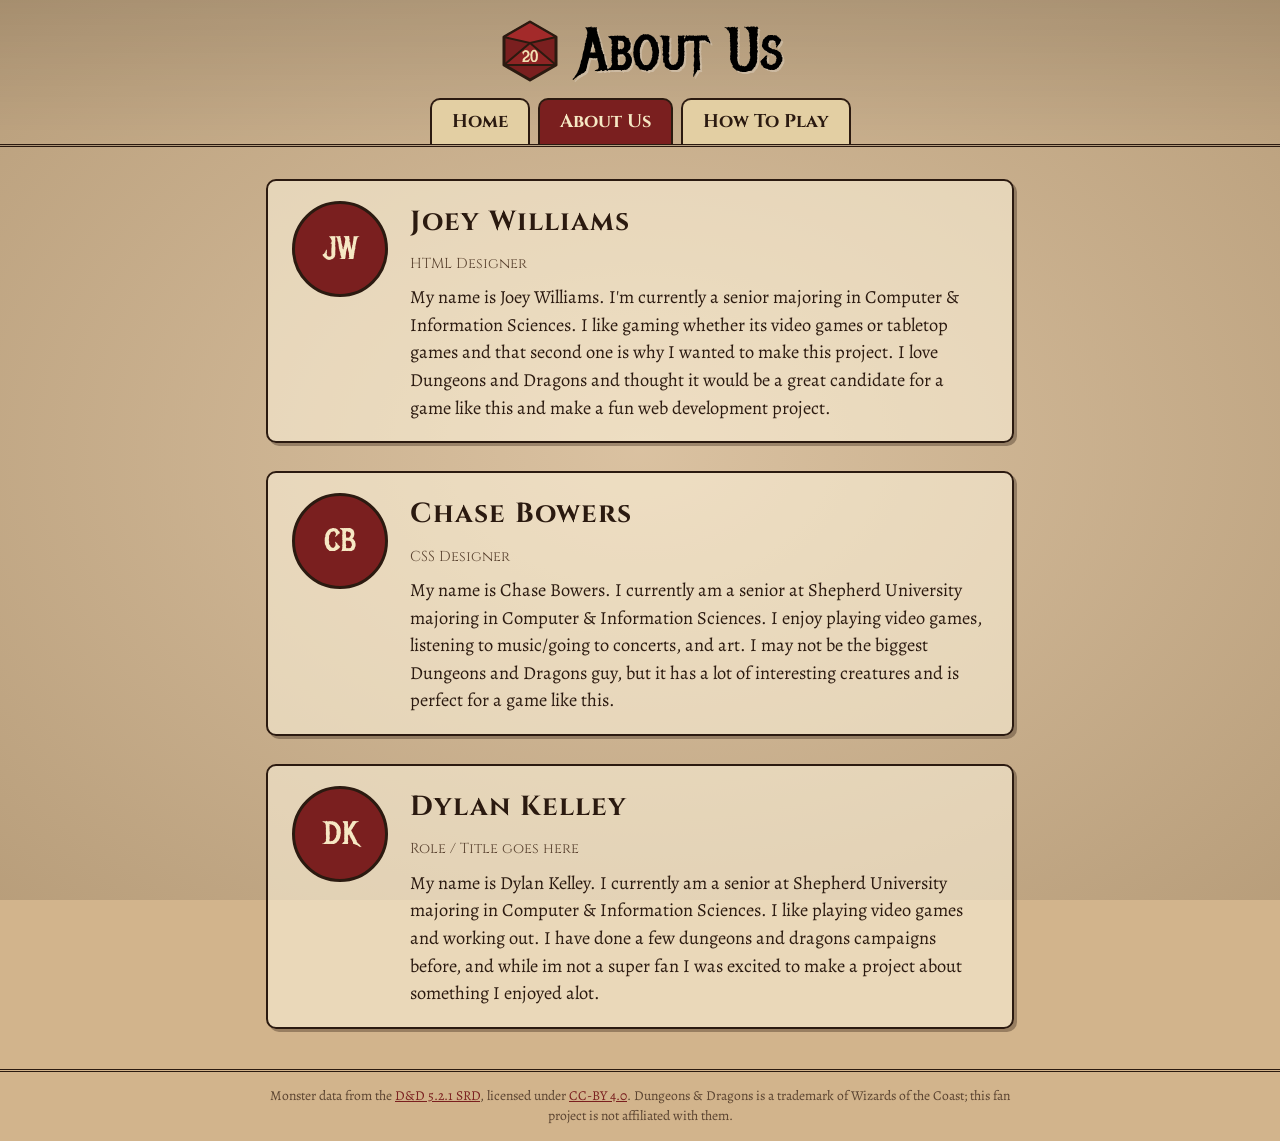
<file: about_us.html>
<!DOCTYPE html>
<html lang="en">
<head>
    <meta charset="UTF-8">
    <meta name="viewport" content="width=device-width, initial-scale=1.0">
    <link rel="preconnect" href="https://fonts.googleapis.com">
    <link rel="preconnect" href="https://fonts.gstatic.com" crossorigin>
    <link href="https://fonts.googleapis.com/css2?family=Alegreya:wght@400;500;700&family=Cinzel:wght@500;700&family=Metal+Mania&display=swap" rel="stylesheet">
    <link rel="stylesheet" href="styles.css">
    <title>About Us</title>
</head>
<body>
    <header class="site-header">
        <div class="brand">
            <svg class="logo" viewBox="0 0 64 64" role="img" aria-label="Dungeons and Dragle d20 logo"><polygon points="32,3 58,18 58,46 32,61 6,46 6,18" fill="#7a1f1f" stroke="#2b1a10" stroke-width="3" stroke-linejoin="round"/><polygon points="32,3 58,18 32,24 6,18" fill="#a32a2a" stroke="#2b1a10" stroke-width="2" stroke-linejoin="round"/><polygon points="32,24 58,46 6,46" fill="#8f2424" stroke="#2b1a10" stroke-width="2" stroke-linejoin="round"/><text x="32" y="43" text-anchor="middle" font-family="Metal Mania, serif" font-size="17" fill="#f3e3b5">20</text></svg>
            <h1>About Us</h1>
        </div>
        <nav class="site-nav" aria-label="Main">
            <ul>
                <li><a href="index.html">Home</a></li>
                <li><a href="about_us.html" aria-current="page">About Us</a></li>
                <li><a href="how_to_play.html">How To Play</a></li>
            </ul>
        </nav>
    </header>
    <main class="page-content">
        <article class="card member">
            <div class="avatar" aria-hidden="true">JW</div>
            <div class="member-body">
                <h2>Joey Williams</h2>
                <p class="role">HTML Designer</p>
                <p>
                    My name is Joey Williams. I'm currently a senior majoring in Computer & Information Sciences. I like gaming whether its video games or tabletop games and that second one is why I wanted to make this project. I love Dungeons and Dragons and thought it would be a great candidate for a game like this and make a fun web development project.
                </p>
            </div>
        </article>

        <article class="card member">
            <div class="avatar" aria-hidden="true">CB</div>
            <div class="member-body">
                <h2>Chase Bowers</h2>
                <p class="role">CSS Designer</p>
                <p>
                    My name is Chase Bowers. I currently am a senior at Shepherd University majoring in Computer & Information Sciences. I enjoy playing video games, listening to music/going to concerts, and art. I may not be the biggest Dungeons and Dragons guy, but it has a lot of interesting creatures and is perfect for a game like this.
                </p>
            </div>
        </article>

        <article class="card member">
            <div class="avatar" aria-hidden="true">DK</div>
            <div class="member-body">
                <h2>Dylan Kelley</h2>
                <p class="role">Role / Title goes here</p>
                <p>
                    My name is Dylan Kelley. I currently am a senior at Shepherd University majoring in Computer & Information Sciences. I like playing video games and working out. I have done a few dungeons and dragons campaigns before, and while im not a super fan I was excited to make a project about something I enjoyed alot.
                </p>
            </div>
        </article>
    </main>
    <footer class="site-footer">
        <p>Monster data from the <a href="https://www.dndbeyond.com/srd" target="_blank" rel="noopener">D&amp;D 5.2.1 SRD</a>, licensed under <a href="https://creativecommons.org/licenses/by/4.0/" target="_blank" rel="noopener">CC-BY 4.0</a>. Dungeons &amp; Dragons is a trademark of Wizards of the Coast; this fan project is not affiliated with them.</p>
    </footer>
</body>
</html>
</file>
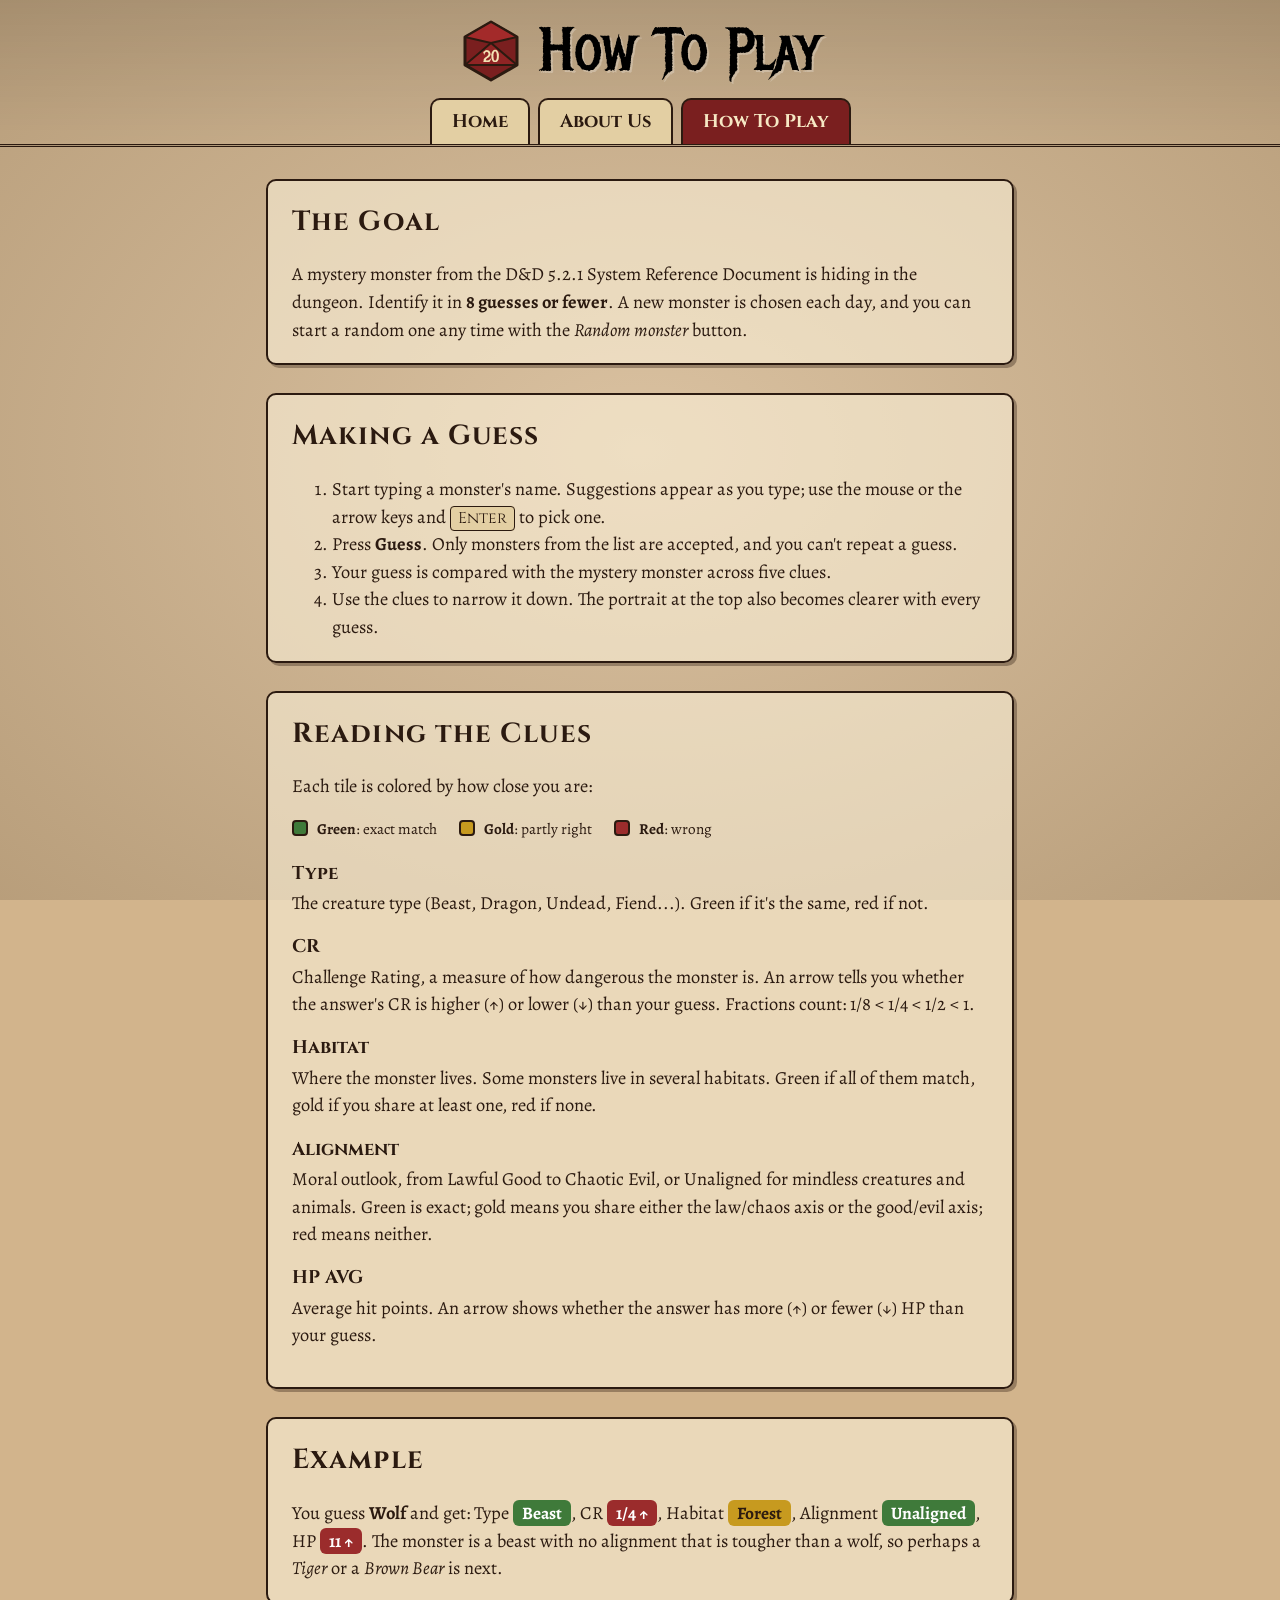
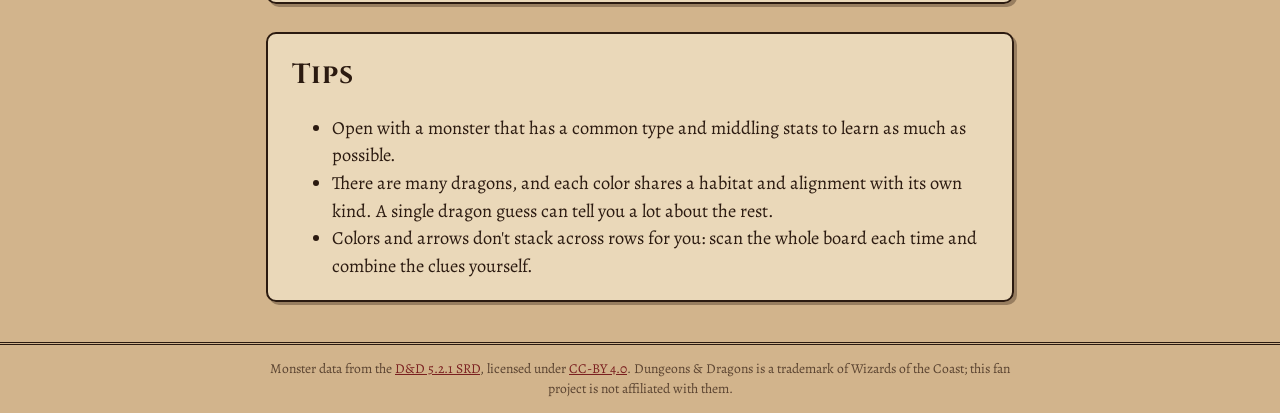
<file: how_to_play.html>
<!DOCTYPE html>
<html lang="en">
<head>
    <meta charset="UTF-8">
    <meta name="viewport" content="width=device-width, initial-scale=1.0">
    <link rel="preconnect" href="https://fonts.googleapis.com">
    <link rel="preconnect" href="https://fonts.gstatic.com" crossorigin>
    <link href="https://fonts.googleapis.com/css2?family=Alegreya:wght@400;500;700&family=Cinzel:wght@500;700&family=Metal+Mania&display=swap" rel="stylesheet">
    <link rel="stylesheet" href="styles.css">
    <title>How To Play</title>
</head>
<body>
    <header class="site-header">
        <div class="brand">
            <svg class="logo" viewBox="0 0 64 64" role="img" aria-label="Dungeons and Dragle d20 logo"><polygon points="32,3 58,18 58,46 32,61 6,46 6,18" fill="#7a1f1f" stroke="#2b1a10" stroke-width="3" stroke-linejoin="round"/><polygon points="32,3 58,18 32,24 6,18" fill="#a32a2a" stroke="#2b1a10" stroke-width="2" stroke-linejoin="round"/><polygon points="32,24 58,46 6,46" fill="#8f2424" stroke="#2b1a10" stroke-width="2" stroke-linejoin="round"/><text x="32" y="43" text-anchor="middle" font-family="Metal Mania, serif" font-size="17" fill="#f3e3b5">20</text></svg>
            <h1>How To Play</h1>
        </div>
        <nav class="site-nav" aria-label="Main">
            <ul>
                <li><a href="index.html">Home</a></li>
                <li><a href="about_us.html">About Us</a></li>
                <li><a href="how_to_play.html" aria-current="page">How To Play</a></li>
            </ul>
        </nav>
    </header>
    <main class="page-content">
        <section class="card">
            <h2>The Goal</h2>
            <p>A mystery monster from the D&amp;D 5.2.1 System Reference Document is hiding in the dungeon. Identify it in <strong>8 guesses or fewer</strong>. A new monster is chosen each day, and you can start a random one any time with the <em>Random monster</em> button.</p>
        </section>

        <section class="card">
            <h2>Making a Guess</h2>
            <ol>
                <li>Start typing a monster's name. Suggestions appear as you type; use the mouse or the arrow keys and <kbd>Enter</kbd> to pick one.</li>
                <li>Press <strong>Guess</strong>. Only monsters from the list are accepted, and you can't repeat a guess.</li>
                <li>Your guess is compared with the mystery monster across five clues.</li>
                <li>Use the clues to narrow it down. The portrait at the top also becomes clearer with every guess.</li>
            </ol>
        </section>

        <section class="card">
            <h2>Reading the Clues</h2>
            <p>Each tile is colored by how close you are:</p>
            <ul class="legend legend-block">
                <li><span class="swatch correct"></span> <strong>Green</strong>: exact match</li>
                <li><span class="swatch close"></span> <strong>Gold</strong>: partly right</li>
                <li><span class="swatch wrong"></span> <strong>Red</strong>: wrong</li>
            </ul>
            <dl class="clues">
                <dt>Type</dt>
                <dd>The creature type (Beast, Dragon, Undead, Fiend...). Green if it's the same, red if not.</dd>
                <dt>CR</dt>
                <dd>Challenge Rating, a measure of how dangerous the monster is. An arrow tells you whether the answer's CR is higher (&uarr;) or lower (&darr;) than your guess. Fractions count: 1/8 &lt; 1/4 &lt; 1/2 &lt; 1.</dd>
                <dt>Habitat</dt>
                <dd>Where the monster lives. Some monsters live in several habitats. Green if all of them match, gold if you share at least one, red if none.</dd>
                <dt>Alignment</dt>
                <dd>Moral outlook, from Lawful Good to Chaotic Evil, or Unaligned for mindless creatures and animals. Green is exact; gold means you share either the law/chaos axis or the good/evil axis; red means neither.</dd>
                <dt>HP AVG</dt>
                <dd>Average hit points. An arrow shows whether the answer has more (&uarr;) or fewer (&darr;) HP than your guess.</dd>
            </dl>
        </section>

        <section class="card">
            <h2>Example</h2>
            <p>You guess <strong>Wolf</strong> and get: Type <span class="pill correct">Beast</span>, CR <span class="pill wrong">1/4 &uarr;</span>, Habitat <span class="pill close">Forest</span>, Alignment <span class="pill correct">Unaligned</span>, HP <span class="pill wrong">11 &uarr;</span>. The monster is a beast with no alignment that is tougher than a wolf, so perhaps a <em>Tiger</em> or a <em>Brown Bear</em> is next.</p>
        </section>

        <section class="card">
            <h2>Tips</h2>
            <ul>
                <li>Open with a monster that has a common type and middling stats to learn as much as possible.</li>
                <li>There are many dragons, and each color shares a habitat and alignment with its own kind. A single dragon guess can tell you a lot about the rest.</li>
                <li>Colors and arrows don't stack across rows for you: scan the whole board each time and combine the clues yourself.</li>
            </ul>
        </section>
    </main>
    <footer class="site-footer">
        <p>Monster data from the <a href="https://www.dndbeyond.com/srd" target="_blank" rel="noopener">D&amp;D 5.2.1 SRD</a>, licensed under <a href="https://creativecommons.org/licenses/by/4.0/" target="_blank" rel="noopener">CC-BY 4.0</a>. Dungeons &amp; Dragons is a trademark of Wizards of the Coast; this fan project is not affiliated with them.</p>
    </footer>
</body>
</html>
</file>
<file: styles.css>
/* ===== Dungeons and Dragle ===== */
:root {
  --parchment: tan;
  --parchment-light: #e3cfa3;
  --ink: #2b1a10;
  --ink-soft: #5a4330;
  --blood: #7a1f1f;
  --blood-dark: #561414;
  --correct: #3f7a3a;
  --close: #c79a1f;
  --wrong: #9b2c2c;
  --card: rgba(255, 246, 222, 0.55);
  --radius: 10px;
  --font-title: 'Metal Mania', 'Cinzel', Georgia, serif;
  --font-label: 'Cinzel', Georgia, serif;
  --font-body: 'Alegreya', Georgia, 'Times New Roman', serif;
}

*, *::before, *::after { box-sizing: border-box; }

html, body {
  margin: 0;
  padding: 0;
  width: 100%;
  min-height: 100vh;
  background-color: var(--parchment);
}

body {
  display: flex;
  flex-direction: column;
  font-family: var(--font-body);
  font-size: 1.15rem;
  line-height: 1.5;
  color: var(--ink);
  background-image: radial-gradient(ellipse at center, rgba(255,255,255,0.18) 0%, rgba(0,0,0,0.12) 100%);
  background-attachment: fixed;
}

a { color: var(--blood); }
a:hover { color: var(--blood-dark); }

.sr-only {
  position: absolute; width: 1px; height: 1px; overflow: hidden;
  clip: rect(0 0 0 0); white-space: nowrap;
}

/* ===== Header / nav ===== */
.site-header {
  padding: 18px 16px 0;
  border-bottom: 3px double var(--ink);
  background: linear-gradient(rgba(0,0,0,0.10), rgba(0,0,0,0));
}

.brand {
  display: flex;
  align-items: center;
  justify-content: center;
  gap: 16px;
  flex-wrap: wrap;
}

.logo { width: 64px; height: 64px; flex: none; }

h1 {
  font-family: var(--font-title);
  font-weight: 400;
  font-size: clamp(2.2rem, 7vw, 3.75rem);
  line-height: 1.1;
  color: black;
  text-align: center;
  margin: 0;
  text-shadow: 2px 2px 0 rgba(255,255,255,0.25);
}

h2 {
  font-family: var(--font-label);
  font-weight: 700;
  letter-spacing: 0.04em;
  color: var(--ink);
  margin: 0 0 0.4em;
}

.site-nav ul {
  list-style: none;
  display: flex;
  justify-content: center;
  gap: 8px;
  flex-wrap: wrap;
  margin: 14px 0 0;
  padding: 0;
}

.site-nav a {
  display: block;
  padding: 8px 20px;
  font-family: var(--font-label);
  font-weight: 700;
  text-decoration: none;
  color: var(--ink);
  border: 2px solid var(--ink);
  border-bottom: none;
  border-radius: var(--radius) var(--radius) 0 0;
  background: var(--parchment-light);
}

.site-nav a:hover { background: #f1e2bd; }

.site-nav a[aria-current="page"] {
  background: var(--blood);
  color: #f6e8c4;
}

/* ===== Page layout ===== */
.game-area, .page-content {
  width: 100%;
  max-width: 960px;
  margin: 0 auto;
  padding: 20px 16px 40px;
  flex: 1;
}

.page-content { max-width: 780px; display: flex; flex-direction: column; gap: 28px; padding-top: 32px; }

.card {
  background: var(--card);
  border: 2px solid var(--ink);
  border-radius: var(--radius);
  padding: 20px 24px;
  box-shadow: 3px 3px 0 rgba(43,26,16,0.35);
}
.card p:last-child, .card ul:last-child, .card ol:last-child { margin-bottom: 0; }

.member { display: flex; gap: 22px; align-items: flex-start; }
.avatar {
  flex: none; width: 96px; height: 96px; border-radius: 50%;
  display: grid; place-items: center;
  font-family: var(--font-title); font-size: 2rem; color: #f6e8c4;
  background: var(--blood); border: 3px solid var(--ink);
}
.member-body { flex: 1; min-width: 0; }
.member-body p { margin: 0 0 0.6em; }
.role { font-family: var(--font-label); font-size: 0.9rem; color: var(--ink-soft); }

.clues dt { font-family: var(--font-label); font-weight: 700; margin-top: 0.9em; }
.clues dd { margin: 0.1em 0 0 0; }

kbd {
  font-family: var(--font-label); font-size: 0.85em; padding: 1px 7px;
  border: 1px solid var(--ink); border-radius: 4px; background: var(--parchment-light);
}

.pill {
  display: inline-block; padding: 0 9px; border-radius: 6px; color: #fff;
  font-weight: 700; font-size: 0.95em;
}
.pill.correct { background: var(--correct); }
.pill.close   { background: var(--close); color: #2b1a10; }
.pill.wrong   { background: var(--wrong); }

.site-footer {
  padding: 14px 16px;
  text-align: center;
  font-size: 0.85rem;
  color: var(--ink-soft);
  border-top: 3px double var(--ink);
}
.site-footer p { max-width: 760px; margin: 0 auto; }

/* ===== Game: portrait ===== */
.tagline { text-align: center; margin: 0 0 14px; font-style: italic; color: var(--ink-soft); }

.monster-image {
  display: flex;
  flex-direction: row;
  gap: 24px;
  justify-content: center;
  align-items: center;
  flex-wrap: wrap;
}

.portrait {
  position: relative;
  width: 240px; height: 240px;
  border: 4px solid var(--ink);
  border-radius: var(--radius);
  background: #2b1a10;
  overflow: hidden;
  box-shadow: 4px 4px 0 rgba(43,26,16,0.4), inset 0 0 30px rgba(0,0,0,0.6);
}
.portrait img {
  width: 100%; height: 100%; object-fit: cover; display: block;
  transition: filter 0.6s ease;
}
.portrait-placeholder {
  position: absolute; inset: 0;
  display: grid; place-items: center;
  font-family: var(--font-title); font-size: 7rem; color: #f6e8c4;
  background: radial-gradient(circle at 50% 40%, #6d4a2e, #2b1a10 75%);
  transition: opacity 0.6s;
}
.portrait-placeholder.revealed { font-size: 1.6rem; text-align: center; padding: 16px; line-height: 1.2; }
.portrait-placeholder small { display: block; font-family: var(--font-body); font-size: 1rem; margin-top: 8px; opacity: 0.8; }

.portrait-side { display: flex; flex-direction: column; gap: 10px; align-items: flex-start; }
.guess-counter { margin: 0; font-family: var(--font-label); font-size: 1.3rem; }
.portrait-note { margin: 0; max-width: 260px; font-size: 0.95rem; color: var(--ink-soft); }

/* ===== Game: input ===== */
.input {
  display: flex;
  flex-direction: row;
  gap: 15px;
  justify-content: center;
  align-items: center;
  margin-top: 24px;
}
#guess-form { display: flex; gap: 12px; width: 100%; max-width: 560px; }
.combo { position: relative; flex: 1; }

#guess-input {
  width: 100%;
  padding: 11px 14px;
  font: inherit;
  color: var(--ink);
  background: #fff7e0;
  border: 2px solid var(--ink);
  border-radius: var(--radius);
}
#guess-input:focus { outline: 3px solid rgba(122,31,31,0.45); outline-offset: 1px; }
#guess-input:disabled { opacity: 0.55; }
#guess-input.shake { animation: shake 0.35s; }

#suggestions {
  position: absolute; z-index: 20; left: 0; right: 0; top: calc(100% + 4px);
  margin: 0; padding: 4px 0; list-style: none;
  max-height: 280px; overflow-y: auto;
  background: #fff7e0; border: 2px solid var(--ink); border-radius: var(--radius);
  box-shadow: 4px 4px 0 rgba(43,26,16,0.35);
}
#suggestions li { padding: 7px 14px; cursor: pointer; display: flex; justify-content: space-between; gap: 12px; }
#suggestions li .sub { font-size: 0.85rem; color: var(--ink-soft); }
#suggestions li[aria-selected="true"], #suggestions li:hover { background: var(--blood); color: #f6e8c4; }
#suggestions li[aria-selected="true"] .sub, #suggestions li:hover .sub { color: #e8d4a8; }

.btn {
  font-family: var(--font-label);
  font-weight: 700;
  font-size: 1rem;
  padding: 10px 22px;
  color: #f6e8c4;
  background: var(--blood);
  border: 2px solid var(--ink);
  border-radius: var(--radius);
  cursor: pointer;
  box-shadow: 2px 2px 0 rgba(43,26,16,0.5);
}
.btn:hover:not(:disabled) { background: var(--blood-dark); }
.btn:active:not(:disabled) { transform: translate(1px, 1px); box-shadow: 1px 1px 0 rgba(43,26,16,0.5); }
.btn:disabled { opacity: 0.5; cursor: not-allowed; }
.btn:focus-visible { outline: 3px solid rgba(122,31,31,0.5); outline-offset: 2px; }
.btn.secondary { background: var(--parchment-light); color: var(--ink); }
.btn.secondary:hover:not(:disabled) { background: #f1e2bd; }

.message { min-height: 1.6em; margin: 10px 0 0; text-align: center; font-weight: 500; color: var(--wrong); }

/* ===== Game: guess grid ===== */
.hint-area {
  font-family: var(--font-body);
  margin-top: 14px;
}

.hint-scroll { overflow-x: auto; padding-bottom: 6px; }

.hint-row {
  display: grid;
  grid-template-columns: 1.5fr 1fr 0.8fr 1.3fr 1.3fr 0.9fr;
  gap: 6px;
  min-width: 640px;
  margin-bottom: 6px;
}

.hint-head h2 {
  margin: 0;
  padding: 6px 4px;
  font-size: 1rem;
  text-align: center;
  border-bottom: 2px solid var(--ink);
}

.tile {
  display: flex; flex-direction: column; align-items: center; justify-content: center;
  min-height: 64px; padding: 6px 8px;
  text-align: center; font-weight: 700; line-height: 1.2;
  color: #fff;
  border: 2px solid var(--ink);
  border-radius: 8px;
  animation: flip 0.5s backwards;
  animation-delay: calc(var(--i, 0) * 0.18s);
}
.tile.correct { background: var(--correct); }
.tile.close   { background: var(--close); color: var(--ink); }
.tile.wrong   { background: var(--wrong); }
.tile.name    { background: var(--parchment-light); color: var(--ink); font-family: var(--font-label); font-size: 0.95rem; }
.tile .arrow  { font-size: 1.4rem; line-height: 1; }
.tile .small  { font-size: 0.8rem; font-weight: 500; opacity: 0.95; }

.legend {
  display: flex; flex-wrap: wrap; justify-content: center; gap: 8px 22px;
  list-style: none; margin: 14px 0 0; padding: 0; font-size: 0.95rem;
}
.legend-block { justify-content: flex-start; margin: 0 0 6px; }
.swatch { display: inline-block; width: 16px; height: 16px; vertical-align: -2px; margin-right: 6px; border: 2px solid var(--ink); border-radius: 4px; }
.swatch.correct { background: var(--correct); }
.swatch.close   { background: var(--close); }
.swatch.wrong   { background: var(--wrong); }

/* ===== Game: result ===== */
.result {
  margin: 28px auto 0; max-width: 560px; text-align: center;
  background: var(--card); border: 2px solid var(--ink); border-radius: var(--radius);
  padding: 20px 24px; box-shadow: 3px 3px 0 rgba(43,26,16,0.35);
}
.result h2 { font-family: var(--font-title); font-weight: 400; font-size: 2rem; margin-bottom: 0.2em; }
.result-actions { display: flex; gap: 12px; justify-content: center; flex-wrap: wrap; margin-top: 12px; }

/* ===== Animations ===== */
@keyframes flip { from { transform: rotateX(90deg); opacity: 0; } to { transform: rotateX(0); opacity: 1; } }
@keyframes shake { 0%,100% { transform: translateX(0); } 25% { transform: translateX(-6px); } 75% { transform: translateX(6px); } }
@media (prefers-reduced-motion: reduce) { .tile, #guess-input.shake { animation: none; } .portrait img { transition: none; } }

/* ===== Small screens ===== */
@media (max-width: 560px) {
  body { font-size: 1.05rem; }
  .member { flex-direction: column; align-items: center; text-align: center; }
  #guess-form { flex-direction: column; }
  .portrait { width: 200px; height: 200px; }
  .portrait-side { align-items: center; text-align: center; }
}
</file>
